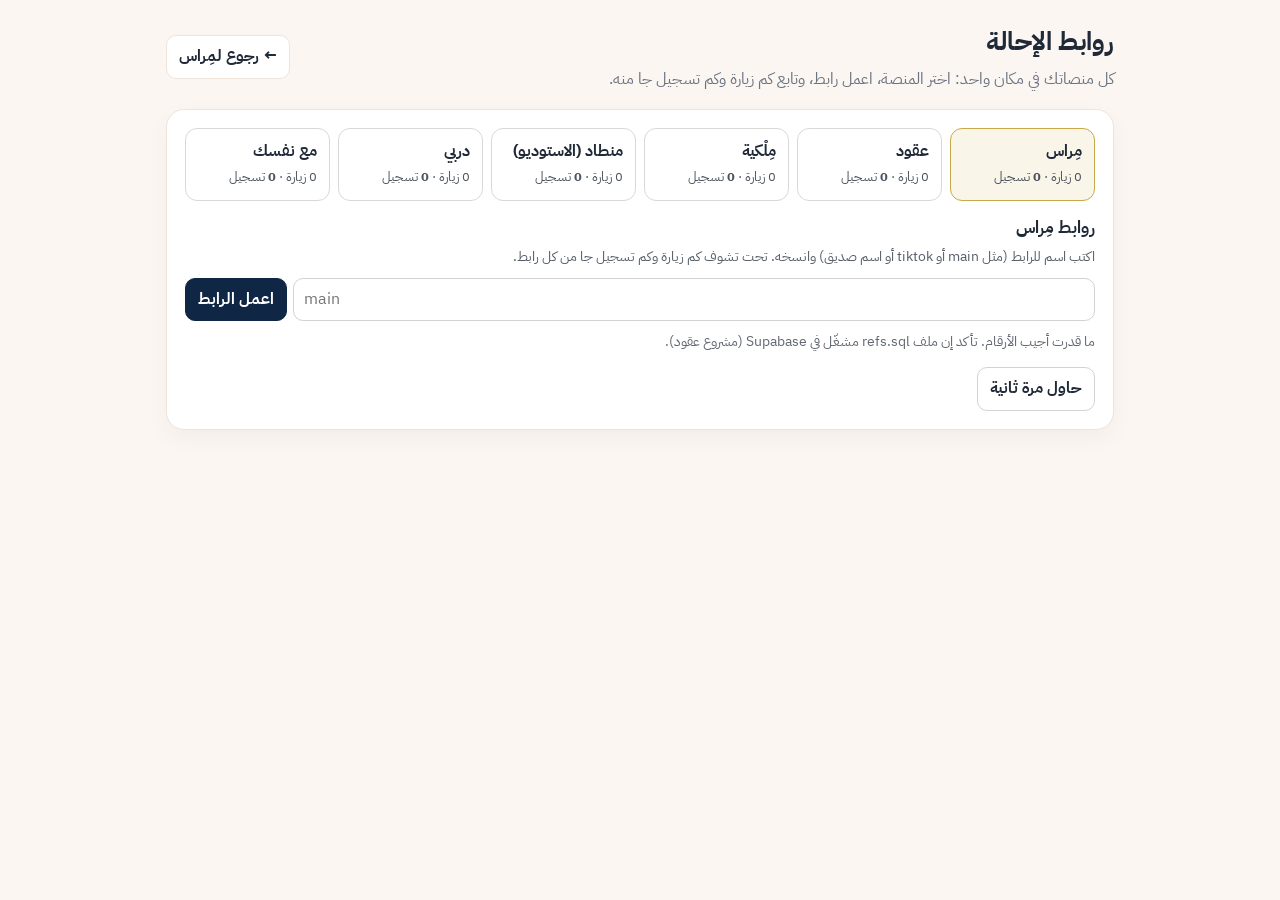
<file: refs.html>
<!doctype html>
<html lang="ar" dir="rtl">
<head>
<meta charset="utf-8">
<meta name="viewport" content="width=device-width,initial-scale=1">
<meta name="robots" content="noindex,nofollow">
<title>روابط الإحالة</title>
<link rel="icon" href="icons/icon-192.png">
<link rel="preconnect" href="https://fonts.googleapis.com">
<link rel="stylesheet" href="https://fonts.googleapis.com/css2?family=IBM+Plex+Sans+Arabic:wght@400;500;700&display=swap">
<style>
:root{--bg:#fbf6f2;--card:#fff;--ink:#1f2937;--muted:#6b7280;--line:#efe3da;--acc:#e8765a}
*{box-sizing:border-box}
body{margin:0;background:var(--bg);color:var(--ink);font-family:"IBM Plex Sans Arabic",system-ui,sans-serif;line-height:1.6}
.wrap{max-width:980px;margin:0 auto;padding:22px 16px 60px}
header{display:flex;align-items:center;justify-content:space-between;gap:10px;flex-wrap:wrap;margin-bottom:16px}
h1{font-size:1.6rem;margin:0}
p.s{color:var(--muted);margin:4px 0 0}
a.b{color:var(--ink);text-decoration:none;border:1px solid var(--line);background:var(--card);border-radius:10px;padding:8px 12px;font-weight:700}
.card{background:var(--card);border:1px solid var(--line);border-radius:18px;padding:18px;box-shadow:0 8px 24px rgba(0,0,0,.04)}
</style>
</head>
<body>
<div class="wrap">
  <header><div><h1>روابط الإحالة</h1><p class="s">كل منصاتك في مكان واحد: اختر المنصة، اعمل رابط، وتابع كم زيارة وكم تسجيل جا منه.</p></div><a class="b" href="./#owner">← رجوع لمِراس</a></header>
  <section class="card" id="hub" aria-live="polite"><p class="s">جاري التحميل…</p></section>
</div>
<script src="ref.js"></script>
<script>REF.hub(document.getElementById('hub'), new URLSearchParams(location.search).get('p') || 'meras');</script>
</body>
</html>
</file>
